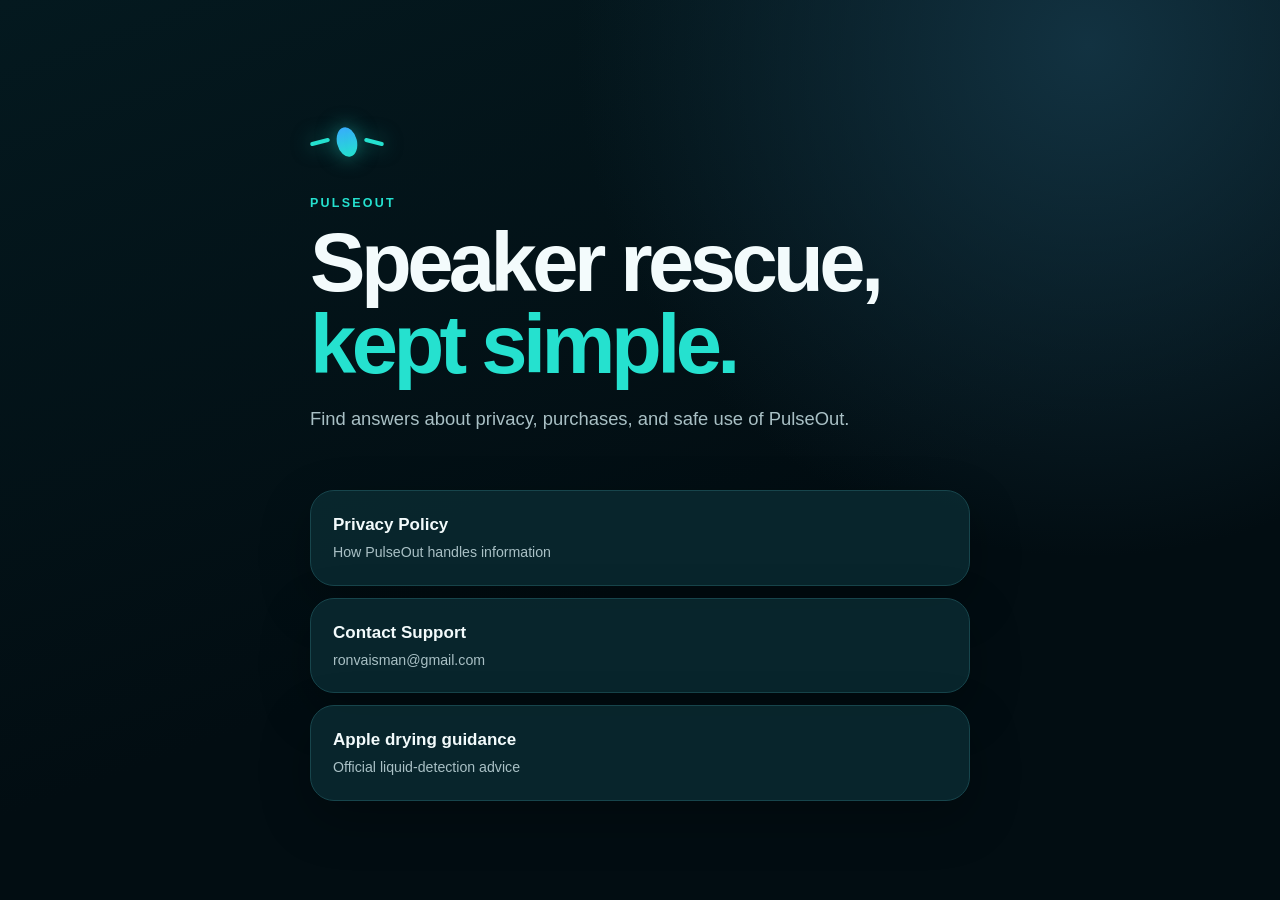
<file: index.html>
<!doctype html>
<html lang="en">
<head>
  <meta charset="utf-8">
  <meta name="viewport" content="width=device-width, initial-scale=1">
  <meta name="referrer" content="no-referrer">
  <meta name="color-scheme" content="dark">
  <title>PulseOut Support</title>
  <link rel="stylesheet" href="styles.css">
</head>
<body>
  <main class="shell compact">
    <div class="mark" aria-hidden="true"><span></span><span></span><span></span></div>
    <p class="eyebrow">PULSEOUT</p>
    <h1>Speaker rescue,<br><span>kept simple.</span></h1>
    <p class="lead">Find answers about privacy, purchases, and safe use of PulseOut.</p>
    <nav class="cards" aria-label="Support links">
      <a class="card" href="privacy.html"><strong>Privacy Policy</strong><small>How PulseOut handles information</small></a>
      <a class="card" href="mailto:ronvaisman@gmail.com?subject=PulseOut%20Support"><strong>Contact Support</strong><small>ronvaisman@gmail.com</small></a>
      <a class="card" href="https://support.apple.com/108039"><strong>Apple drying guidance</strong><small>Official liquid-detection advice</small></a>
    </nav>
  </main>
</body>
</html>
</file>
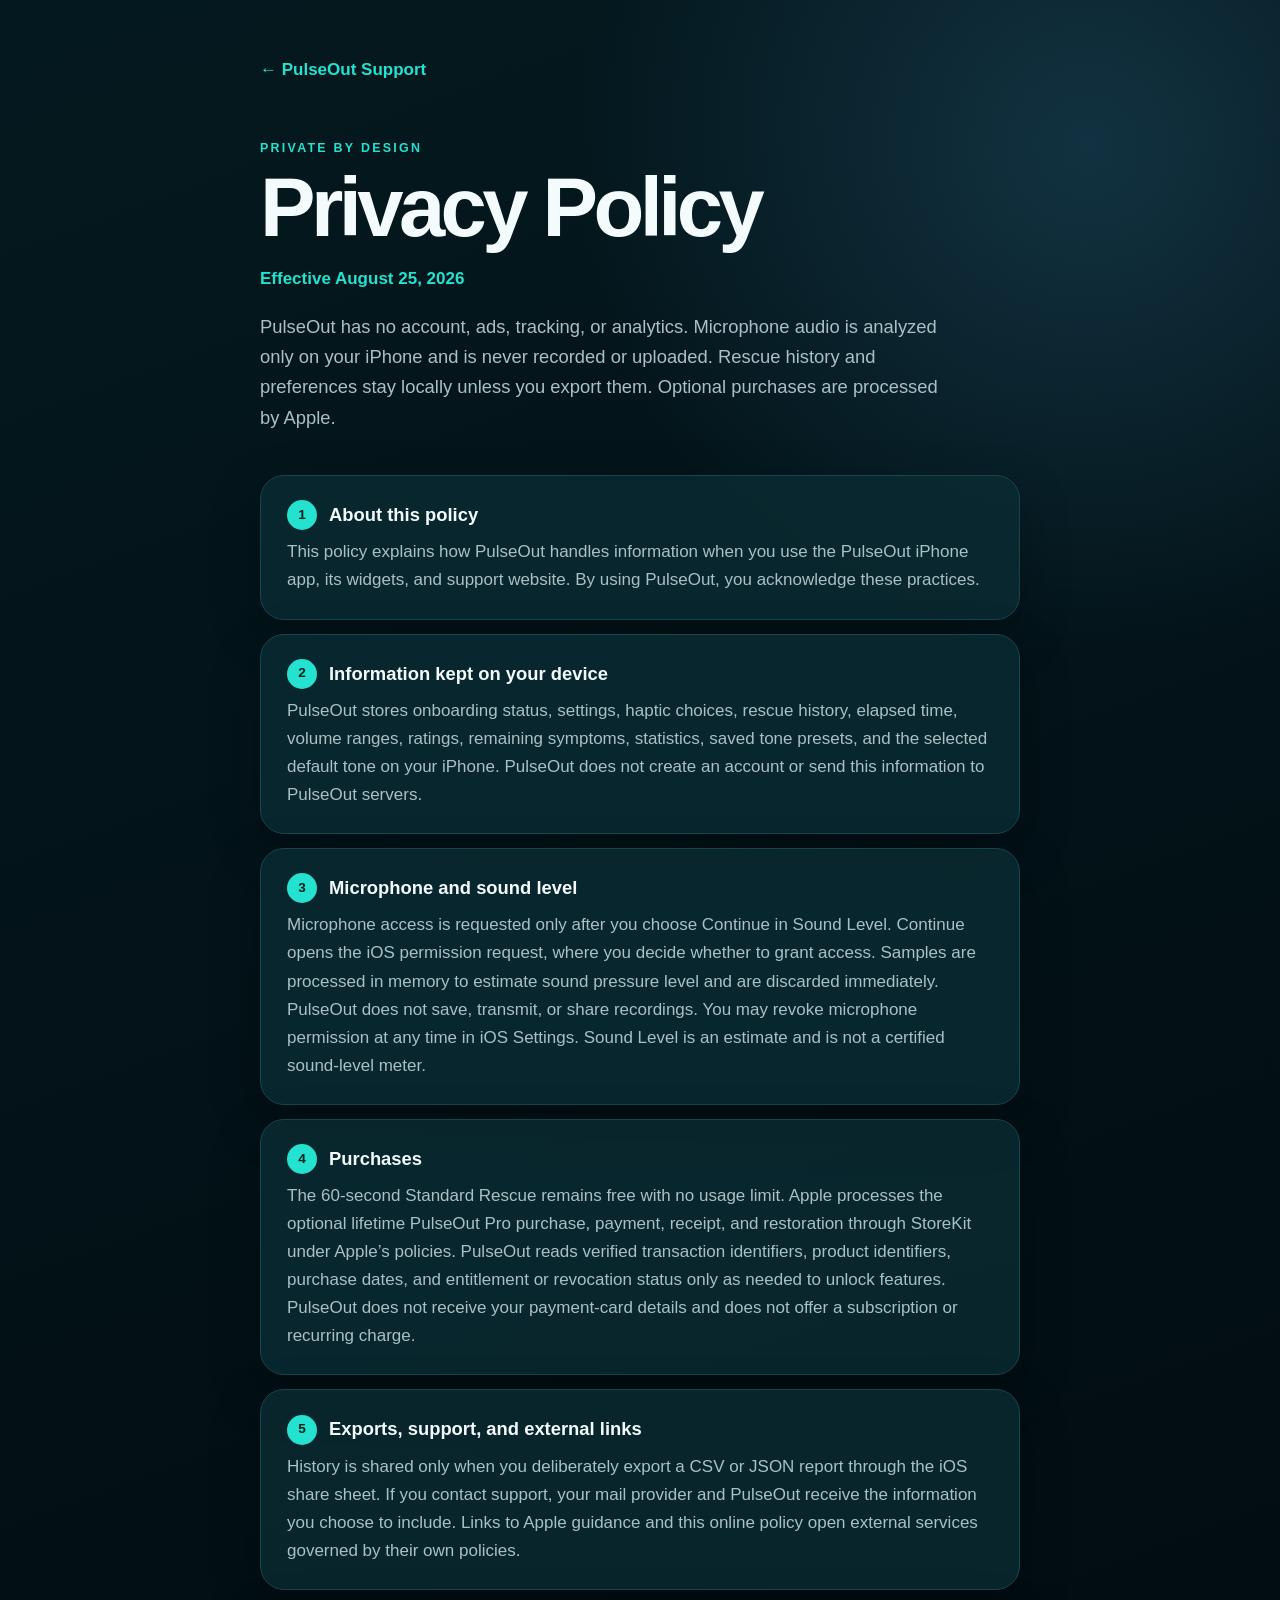
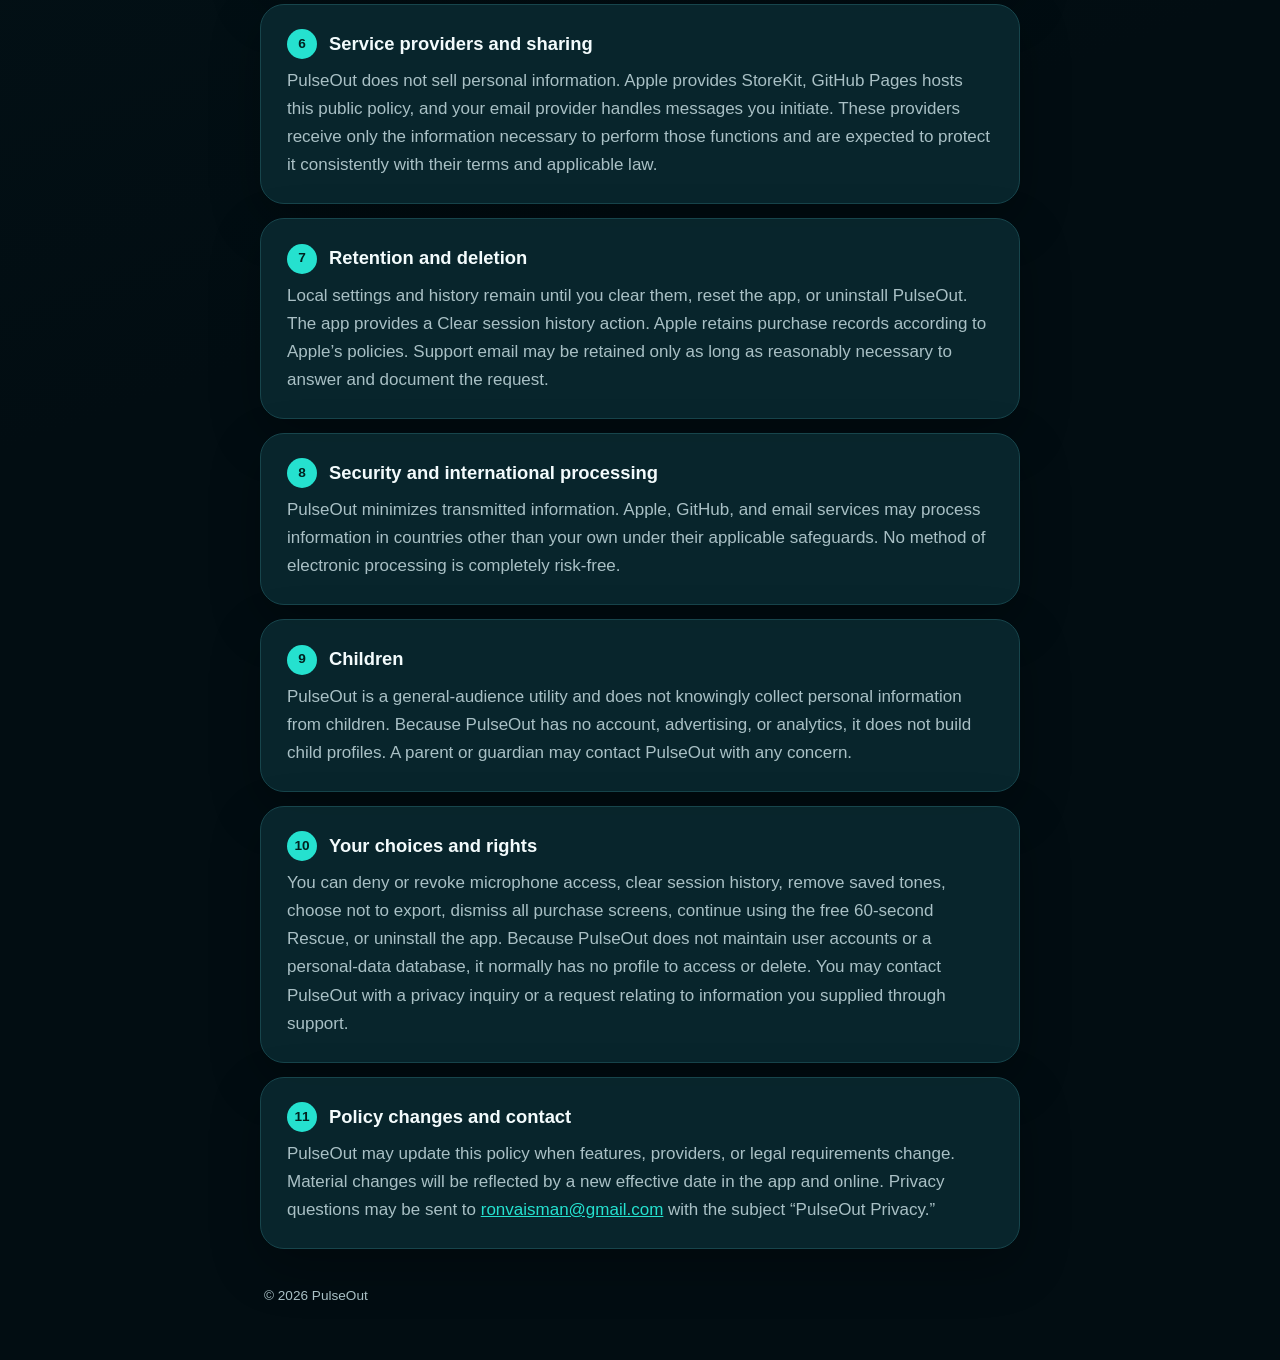
<file: privacy.html>
<!doctype html>
<html lang="en">
<head>
  <meta charset="utf-8">
  <meta name="viewport" content="width=device-width, initial-scale=1">
  <meta name="referrer" content="no-referrer">
  <meta name="color-scheme" content="dark">
  <meta name="description" content="PulseOut Privacy Policy">
  <title>PulseOut Privacy Policy</title>
  <link rel="stylesheet" href="styles.css">
</head>
<body>
  <main class="shell">
    <a class="back" href="index.html">← PulseOut Support</a>
    <header>
      <p class="eyebrow">PRIVATE BY DESIGN</p>
      <h1>Privacy Policy</h1>
      <p class="effective">Effective August 25, 2026</p>
      <p class="lead">PulseOut has no account, ads, tracking, or analytics. Microphone audio is analyzed only on your iPhone and is never recorded or uploaded. Rescue history and preferences stay locally unless you export them. Optional purchases are processed by Apple.</p>
    </header>

    <article>
      <section><h2><b>1</b> About this policy</h2><p>This policy explains how PulseOut handles information when you use the PulseOut iPhone app, its widgets, and support website. By using PulseOut, you acknowledge these practices.</p></section>
      <section><h2><b>2</b> Information kept on your device</h2><p>PulseOut stores onboarding status, settings, haptic choices, rescue history, elapsed time, volume ranges, ratings, remaining symptoms, statistics, saved tone presets, and the selected default tone on your iPhone. PulseOut does not create an account or send this information to PulseOut servers.</p></section>
      <section><h2><b>3</b> Microphone and sound level</h2><p>Microphone access is requested only after you choose Continue in Sound Level. Continue opens the iOS permission request, where you decide whether to grant access. Samples are processed in memory to estimate sound pressure level and are discarded immediately. PulseOut does not save, transmit, or share recordings. You may revoke microphone permission at any time in iOS Settings. Sound Level is an estimate and is not a certified sound-level meter.</p></section>
      <section><h2><b>4</b> Purchases</h2><p>The 60-second Standard Rescue remains free with no usage limit. Apple processes the optional lifetime PulseOut Pro purchase, payment, receipt, and restoration through StoreKit under Apple’s policies. PulseOut reads verified transaction identifiers, product identifiers, purchase dates, and entitlement or revocation status only as needed to unlock features. PulseOut does not receive your payment-card details and does not offer a subscription or recurring charge.</p></section>
      <section><h2><b>5</b> Exports, support, and external links</h2><p>History is shared only when you deliberately export a CSV or JSON report through the iOS share sheet. If you contact support, your mail provider and PulseOut receive the information you choose to include. Links to Apple guidance and this online policy open external services governed by their own policies.</p></section>
      <section><h2><b>6</b> Service providers and sharing</h2><p>PulseOut does not sell personal information. Apple provides StoreKit, GitHub Pages hosts this public policy, and your email provider handles messages you initiate. These providers receive only the information necessary to perform those functions and are expected to protect it consistently with their terms and applicable law.</p></section>
      <section><h2><b>7</b> Retention and deletion</h2><p>Local settings and history remain until you clear them, reset the app, or uninstall PulseOut. The app provides a Clear session history action. Apple retains purchase records according to Apple’s policies. Support email may be retained only as long as reasonably necessary to answer and document the request.</p></section>
      <section><h2><b>8</b> Security and international processing</h2><p>PulseOut minimizes transmitted information. Apple, GitHub, and email services may process information in countries other than your own under their applicable safeguards. No method of electronic processing is completely risk-free.</p></section>
      <section><h2><b>9</b> Children</h2><p>PulseOut is a general-audience utility and does not knowingly collect personal information from children. Because PulseOut has no account, advertising, or analytics, it does not build child profiles. A parent or guardian may contact PulseOut with any concern.</p></section>
      <section><h2><b>10</b> Your choices and rights</h2><p>You can deny or revoke microphone access, clear session history, remove saved tones, choose not to export, dismiss all purchase screens, continue using the free 60-second Rescue, or uninstall the app. Because PulseOut does not maintain user accounts or a personal-data database, it normally has no profile to access or delete. You may contact PulseOut with a privacy inquiry or a request relating to information you supplied through support.</p></section>
      <section><h2><b>11</b> Policy changes and contact</h2><p>PulseOut may update this policy when features, providers, or legal requirements change. Material changes will be reflected by a new effective date in the app and online. Privacy questions may be sent to <a href="mailto:ronvaisman@gmail.com?subject=PulseOut%20Privacy">ronvaisman@gmail.com</a> with the subject “PulseOut Privacy.”</p></section>
    </article>
    <footer>© 2026 PulseOut</footer>
  </main>
</body>
</html>
</file>
<file: styles.css>
:root { color-scheme: dark; --bg:#03151b; --card:#0a2a32; --line:#17454c; --text:#f3fbfc; --muted:#a9c0c5; --aqua:#25e1cf; --blue:#37adfb; }
* { box-sizing: border-box; }
html { background: var(--bg); }
body { margin: 0; min-height: 100vh; color: var(--text); background: radial-gradient(circle at 85% 5%, #123241 0, transparent 32rem), linear-gradient(160deg, #04191f, #020d12 60%); font: 17px/1.65 -apple-system, BlinkMacSystemFont, "Segoe UI", sans-serif; }
.shell { width: min(760px, calc(100% - 36px)); margin: 0 auto; padding: 56px 0 40px; }
.shell.compact { min-height: 100vh; display: grid; align-content: center; max-width: 660px; }
.back { color: var(--aqua); text-decoration: none; font-weight: 650; }
header { margin: 54px 0 42px; }
.eyebrow { margin: 24px 0 8px; color: var(--aqua); font-size: .78rem; font-weight: 800; letter-spacing: .18em; }
h1 { margin: 0; font-size: clamp(2.7rem, 8vw, 5.2rem); line-height: .98; letter-spacing: -.055em; }
h1 span { color: var(--aqua); }
.effective { color: var(--aqua); font-weight: 700; }
.lead { color: var(--muted); font-size: 1.15rem; max-width: 680px; }
article { display: grid; gap: 14px; }
section, .card { border: 1px solid var(--line); border-radius: 24px; background: color-mix(in srgb, var(--card) 84%, transparent); box-shadow: 0 18px 50px #0004; }
section { padding: 24px 26px; }
h2 { display: flex; gap: 12px; align-items: center; margin: 0 0 8px; font-size: 1.15rem; }
h2 b { display: grid; place-items: center; width: 30px; height: 30px; flex: 0 0 auto; border-radius: 50%; color: #00221f; background: var(--aqua); font-size: .85rem; }
section p { margin: 0; color: var(--muted); }
a { color: var(--aqua); }
.cards { display: grid; gap: 12px; margin-top: 38px; }
.card { padding: 20px 22px; color: var(--text); text-decoration: none; transition: transform .16s ease, border-color .16s ease; }
.card:hover { transform: translateY(-2px); border-color: var(--aqua); }
.card strong, .card small { display: block; }
.card small { color: var(--muted); margin-top: 2px; }
.mark { display: flex; gap: 7px; align-items: center; width: 78px; height: 54px; }
.mark span { width: 20px; height: 4px; border-radius: 4px; background: var(--aqua); transform: rotate(-14deg); box-shadow: 0 0 20px #25e1cf88; }
.mark span:nth-child(2) { height: 30px; border-radius: 50%; background: linear-gradient(var(--blue), var(--aqua)); }
.mark span:nth-child(3) { transform: rotate(14deg); }
footer { padding: 36px 4px 12px; color: var(--muted); font-size: .85rem; }
@media (max-width: 520px) { .shell { width: min(100% - 24px, 760px); padding-top: 30px; } header { margin: 38px 4px 28px; } section { padding: 20px; border-radius: 20px; } }
@media (prefers-reduced-motion: reduce) { * { transition: none !important; } }
</file>
